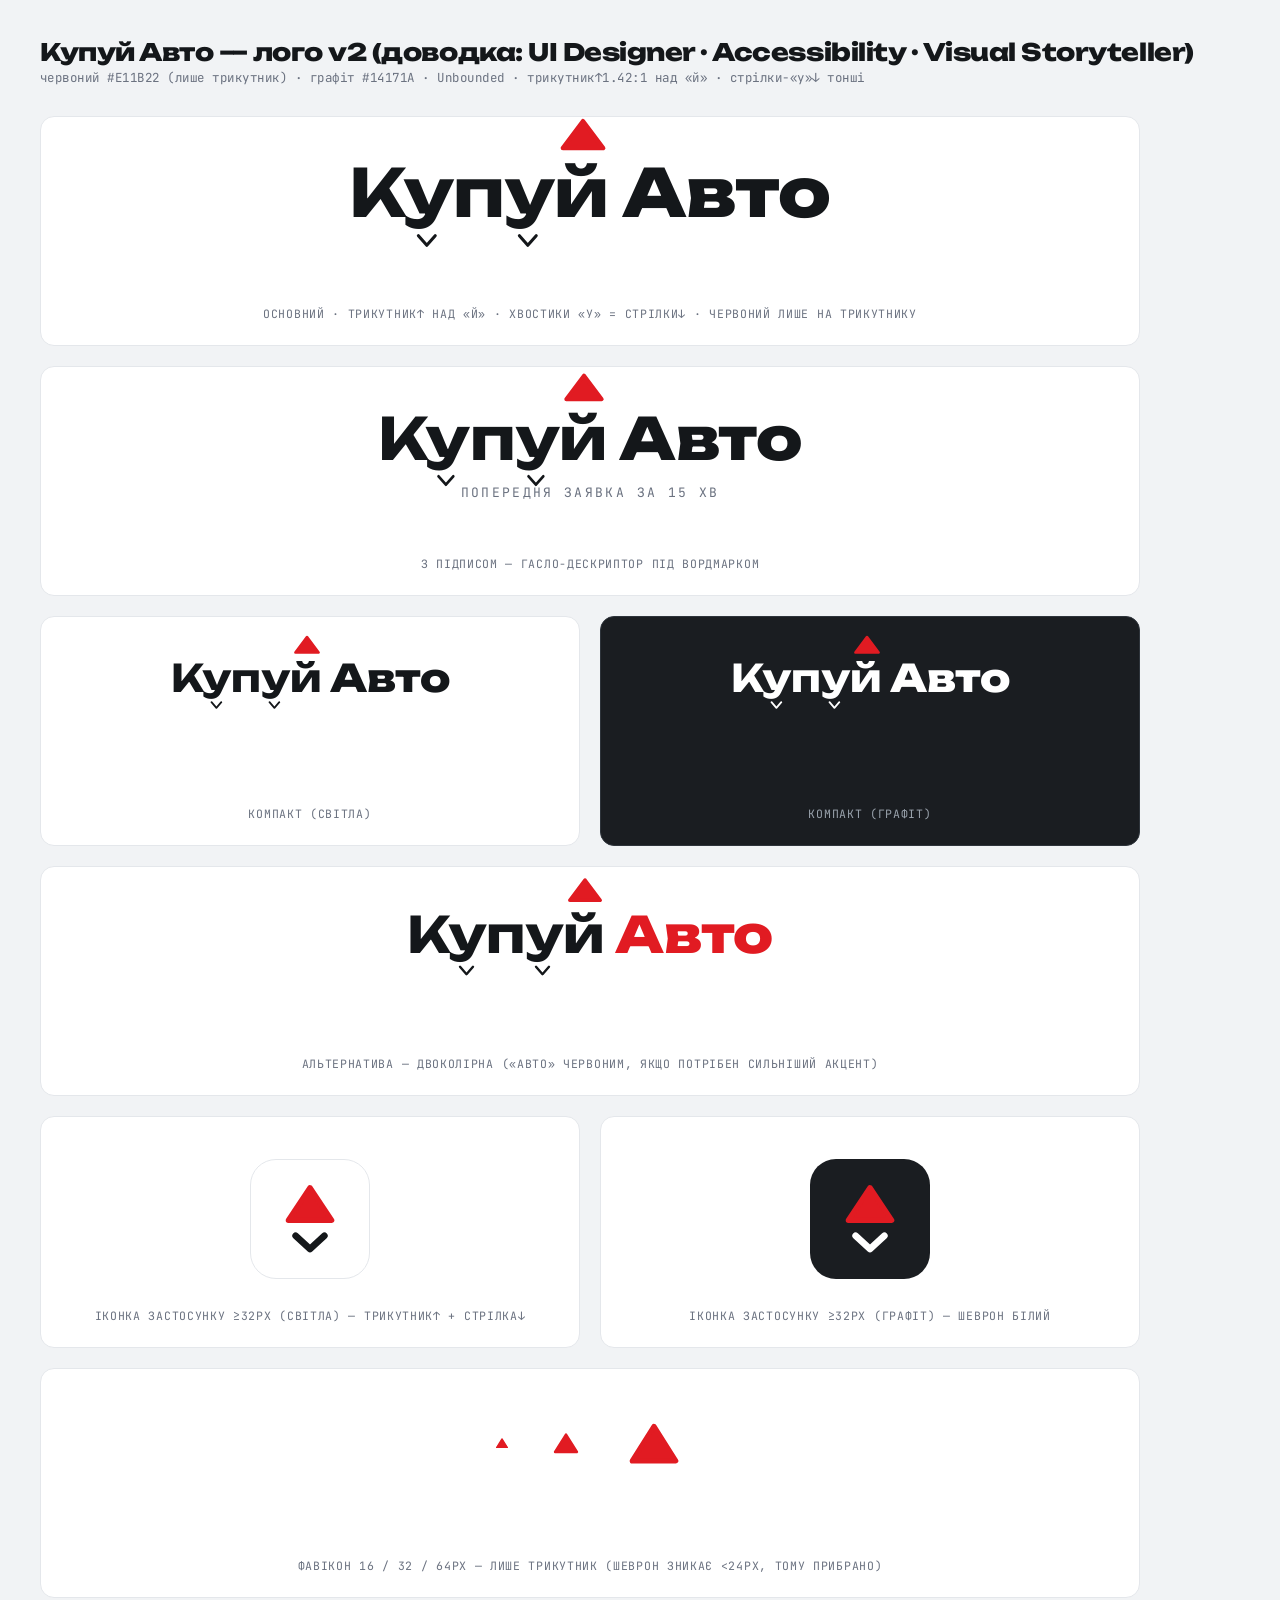
<file: concept1/index.html>
<!DOCTYPE html>
<html lang="uk">
<head>
<meta charset="UTF-8">
<meta name="viewport" content="width=device-width, initial-scale=1.0">
<title>Купуй Авто — лого за ескізом замовника (v2, експертна доводка)</title>
<link rel="stylesheet" href="../assets/tokens.css">
<style>
  /* Brand tokens applied:
     bg: var(--paper)/var(--ink-800)  text: var(--ink-900)  accent: var(--red-600)
     font: var(--font-display) Unbounded · red confined to triangle (≤15%)
     v2 fixes from UI Designer + Accessibility Auditor + Visual Storyteller */
  *{box-sizing:border-box;margin:0;padding:0}
  body{font-family:var(--font-body);background:var(--gray-100);color:var(--ink-900);padding:40px}
  h1{font-family:var(--font-display);font-weight:800;font-size:1.5rem;margin-bottom:4px}
  .sub{color:var(--gray-500);font-family:var(--font-mono);font-size:.78rem;letter-spacing:.04em;margin-bottom:28px}
  .grid{display:grid;grid-template-columns:repeat(2,1fr);gap:20px;max-width:1100px}
  .card{background:#fff;border:1px solid var(--gray-200);border-radius:var(--r-lg);padding:42px 28px 22px;
        display:flex;flex-direction:column;align-items:center;justify-content:center;min-height:230px}
  .card.dark{background:var(--ink-800);border-color:var(--ink-600)}
  .cap{margin-top:auto;padding-top:28px;font-family:var(--font-mono);font-size:.72rem;letter-spacing:.06em;
       text-transform:uppercase;color:var(--gray-500);text-align:center}
  .dark .cap{color:var(--gray-400)}
  .full{grid-column:1/-1}

  /* ---------- WORDMARK ---------- */
  .wm{font-family:var(--font-display);font-weight:700;line-height:1;
      display:inline-flex;align-items:baseline;color:var(--ink-900)}
  .dark .wm{color:#fff}
  .kupuy{letter-spacing:-.015em}            /* tighten internal gaps */
  .wm .avto{margin-left:.22em;font-weight:800;letter-spacing:-.005em}
  .wm .avto.red{color:var(--red-600)}
  .dark .wm .avto.red{color:var(--red-500)}

  /* «й» carries the triangle marker directly above it (flatter, lighter, nudged right) */
  .j{position:relative;display:inline-block}
  .j .tri{position:absolute;left:calc(50% + .03em);bottom:100%;transform:translateX(-50%);
          width:.78em;height:.55em;margin-bottom:.10em}

  /* the two «у» descenders fork into downward chevrons — thin, close, graphite */
  .u{position:relative}
  .u::after{content:"";position:absolute;left:calc(50% - .02em);top:100%;transform:translateX(-50%);
    width:.40em;height:.26em;margin-top:-.02em;
    background:no-repeat center/contain
    url("data:image/svg+xml,%3Csvg xmlns='http://www.w3.org/2000/svg' viewBox='0 0 20 14'%3E%3Cpath d='M3 3 L10 11 L17 3' fill='none' stroke='%2314171A' stroke-width='2.6' stroke-linecap='round' stroke-linejoin='round'/%3E%3C/svg%3E")}
  .dark .u::after{
    background-image:url("data:image/svg+xml,%3Csvg xmlns='http://www.w3.org/2000/svg' viewBox='0 0 20 14'%3E%3Cpath d='M3 3 L10 11 L17 3' fill='none' stroke='%23ffffff' stroke-width='2.6' stroke-linecap='round' stroke-linejoin='round'/%3E%3C/svg%3E")}

  .tag{font-family:var(--font-mono);font-size:.30em;letter-spacing:.18em;color:var(--gray-500);
       text-transform:uppercase;margin-top:1.25em}
</style>
</head>
<body>
  <h1>Купуй Авто — лого v2 (доводка: UI Designer · Accessibility · Visual Storyteller)</h1>
  <div class="sub">червоний #E11B22 (лише трикутник) · графіт #14171A · Unbounded · трикутник↑1.42:1 над «й» · стрілки-«у»↓ тонші</div>

  <div class="grid">

    <!-- 1. PRIMARY -->
    <div class="card full">
      <div class="wm" style="font-size:66px">
        <span class="kupuy">К<span class="u">у</span>п<span class="u">у</span><span class="j">й<svg class="tri" viewBox="0 0 100 70"><polygon points="50,10 89,62 11,62" fill="#E11B22" stroke="#E11B22" stroke-width="9" stroke-linejoin="round"/></svg></span></span><span class="avto">Авто</span>
      </div>
      <div class="cap">ОСНОВНИЙ · трикутник↑ над «й» · хвостики «у» = стрілки↓ · червоний лише на трикутнику</div>
    </div>

    <!-- 2. with meaning-anchor tagline (Visual Storyteller fix) -->
    <div class="card full">
      <div style="display:flex;flex-direction:column;align-items:center">
        <div class="wm" style="font-size:58px">
          <span class="kupuy">К<span class="u">у</span>п<span class="u">у</span><span class="j">й<svg class="tri" viewBox="0 0 100 70"><polygon points="50,10 89,62 11,62" fill="#E11B22" stroke="#E11B22" stroke-width="9" stroke-linejoin="round"/></svg></span></span><span class="avto">Авто</span>
        </div>
        <div class="tag" style="font-size:13px">попередня заявка за 15 хв</div>
      </div>
      <div class="cap">З ПІДПИСОМ — гасло-дескриптор під вордмарком</div>
    </div>

    <!-- 3. compact light -->
    <div class="card">
      <div class="wm" style="font-size:38px">
        <span class="kupuy">К<span class="u">у</span>п<span class="u">у</span><span class="j">й<svg class="tri" viewBox="0 0 100 70"><polygon points="50,10 89,62 11,62" fill="#E11B22" stroke="#E11B22" stroke-width="9" stroke-linejoin="round"/></svg></span></span><span class="avto">Авто</span>
      </div>
      <div class="cap">Компакт (світла)</div>
    </div>

    <!-- 4. compact dark -->
    <div class="card dark">
      <div class="wm" style="font-size:38px">
        <span class="kupuy">К<span class="u">у</span>п<span class="u">у</span><span class="j">й<svg class="tri" viewBox="0 0 100 70"><polygon points="50,10 89,62 11,62" fill="#E11B22" stroke="#E11B22" stroke-width="9" stroke-linejoin="round"/></svg></span></span><span class="avto">Авто</span>
      </div>
      <div class="cap">Компакт (графіт)</div>
    </div>

    <!-- 5. two-tone alt -->
    <div class="card full">
      <div class="wm" style="font-size:50px">
        <span class="kupuy">К<span class="u">у</span>п<span class="u">у</span><span class="j">й<svg class="tri" viewBox="0 0 100 70"><polygon points="50,10 89,62 11,62" fill="#E11B22" stroke="#E11B22" stroke-width="9" stroke-linejoin="round"/></svg></span></span><span class="avto red">Авто</span>
      </div>
      <div class="cap">Альтернатива — двоколірна («Авто» червоним, якщо потрібен сильніший акцент)</div>
    </div>

    <!-- 6. app icon (>=32px) light -->
    <div class="card">
      <div style="width:120px;height:120px;border-radius:26px;background:#fff;border:1px solid var(--gray-200);
                  display:flex;align-items:center;justify-content:center">
        <svg width="60" height="76" viewBox="0 0 100 124">
          <polygon points="50,10 86,64 14,64" fill="#E11B22" stroke="#E11B22" stroke-width="9" stroke-linejoin="round"/>
          <path d="M26 90 L50 112 L74 90" fill="none" stroke="#14171A" stroke-width="11" stroke-linecap="round" stroke-linejoin="round"/>
        </svg>
      </div>
      <div class="cap">Іконка застосунку ≥32px (світла) — трикутник↑ + стрілка↓</div>
    </div>

    <!-- 7. app icon (>=32px) dark -->
    <div class="card">
      <div style="width:120px;height:120px;border-radius:26px;background:var(--ink-800);
                  display:flex;align-items:center;justify-content:center">
        <svg width="60" height="76" viewBox="0 0 100 124">
          <polygon points="50,10 86,64 14,64" fill="#E11B22" stroke="#E11B22" stroke-width="9" stroke-linejoin="round"/>
          <path d="M26 90 L50 112 L74 90" fill="none" stroke="#ffffff" stroke-width="11" stroke-linecap="round" stroke-linejoin="round"/>
        </svg>
      </div>
      <div class="cap">Іконка застосунку ≥32px (графіт) — шеврон білий</div>
    </div>

    <!-- 8. favicon 16px = triangle only -->
    <div class="card full">
      <div style="display:flex;align-items:center;gap:40px;justify-content:center">
        <div style="width:16px;height:16px;display:flex;align-items:center;justify-content:center">
          <svg width="16" height="16" viewBox="0 0 100 100"><polygon points="50,24 84,78 16,78" fill="#E11B22" stroke="#E11B22" stroke-width="8" stroke-linejoin="round"/></svg>
        </div>
        <div style="width:32px;height:32px;display:flex;align-items:center;justify-content:center">
          <svg width="32" height="32" viewBox="0 0 100 100"><polygon points="50,24 84,78 16,78" fill="#E11B22" stroke="#E11B22" stroke-width="8" stroke-linejoin="round"/></svg>
        </div>
        <div style="width:64px;height:64px;display:flex;align-items:center;justify-content:center">
          <svg width="64" height="64" viewBox="0 0 100 100"><polygon points="50,24 84,78 16,78" fill="#E11B22" stroke="#E11B22" stroke-width="8" stroke-linejoin="round"/></svg>
        </div>
      </div>
      <div class="cap">Фавікон 16 / 32 / 64px — лише трикутник (шеврон зникає <24px, тому прибрано)</div>
    </div>

  </div>
</body>
</html>
</file>
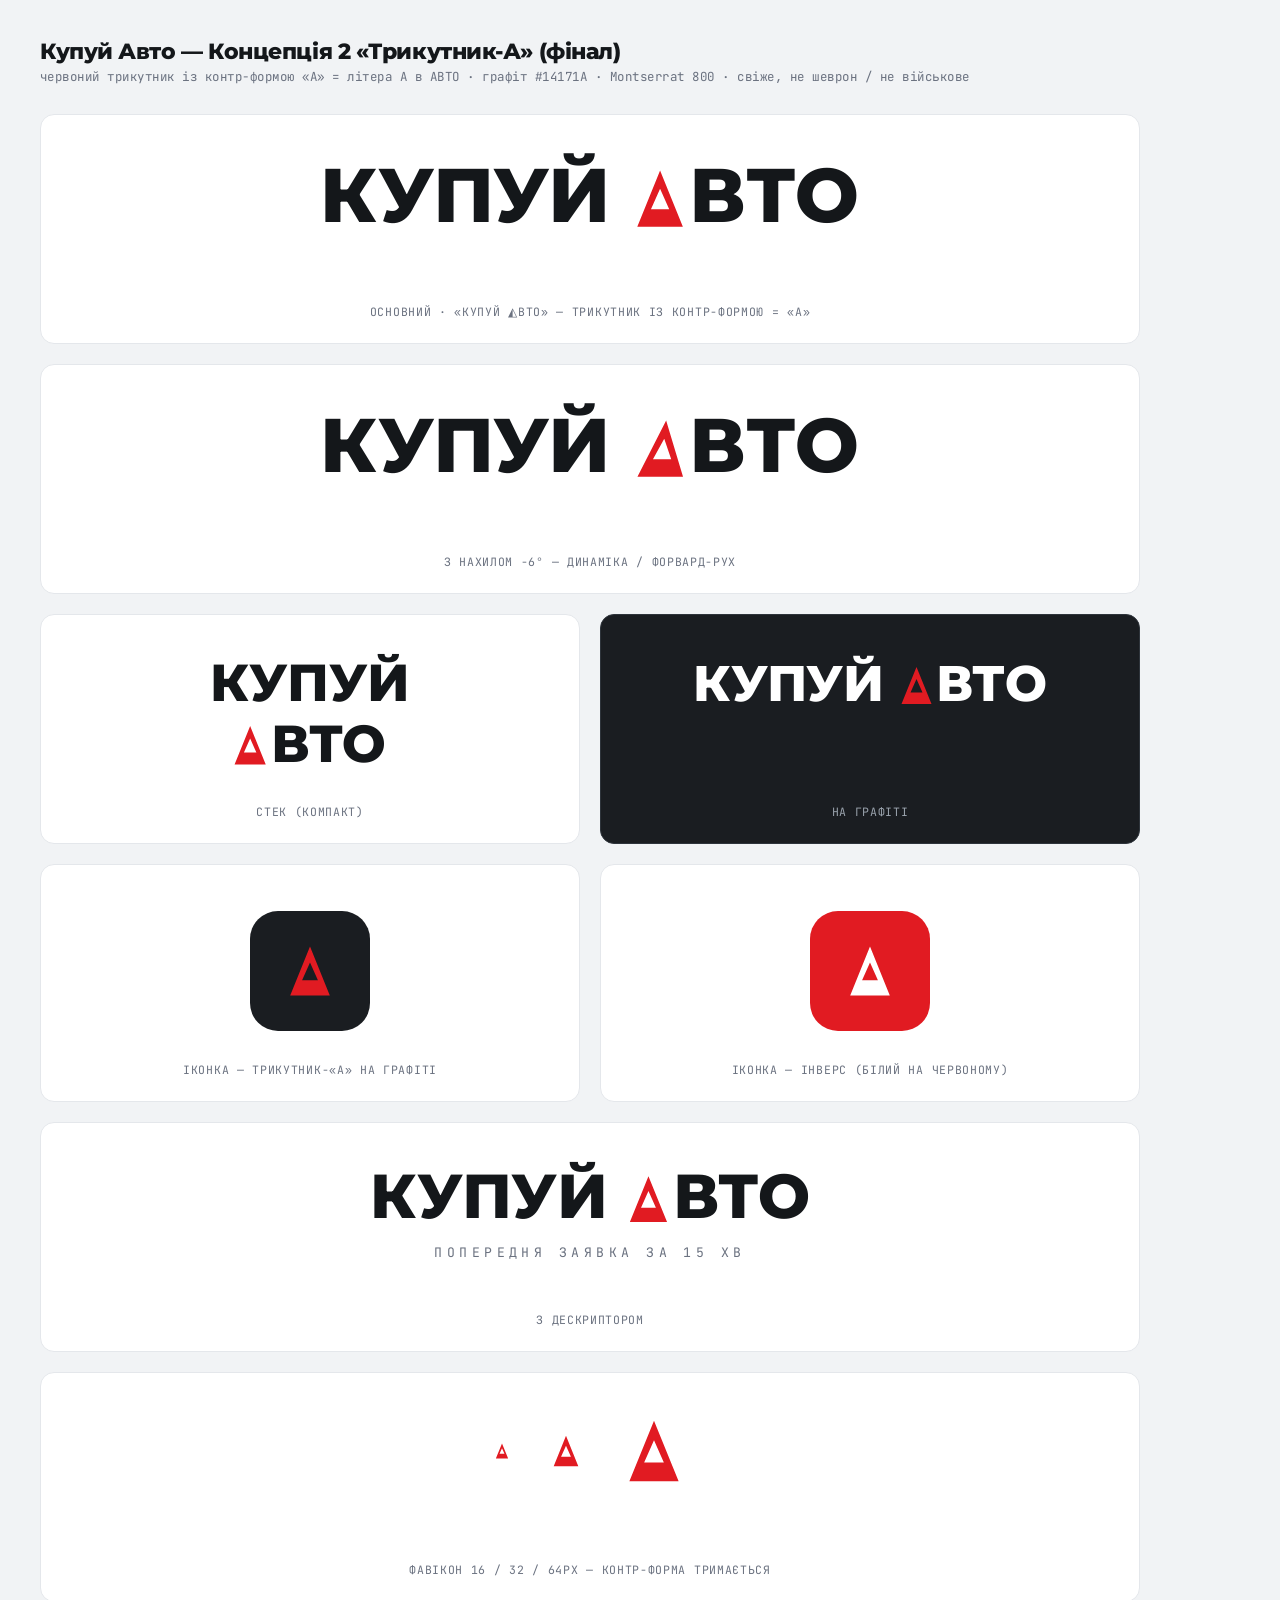
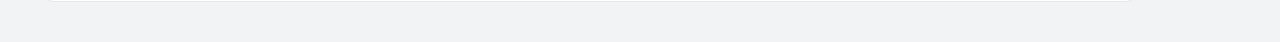
<file: concept2/index.html>
<!DOCTYPE html>
<html lang="uk">
<head>
<meta charset="UTF-8">
<meta name="viewport" content="width=device-width, initial-scale=1.0">
<title>Купуй Авто — Концепція 2 «Трикутник-А» (фінал)</title>
<link rel="stylesheet" href="../assets/tokens.css">
<link rel="preconnect" href="https://fonts.googleapis.com">
<link rel="preconnect" href="https://fonts.gstatic.com" crossorigin>
<link href="https://fonts.googleapis.com/css2?family=Montserrat:wght@600;700;800;900&display=swap&subset=cyrillic" rel="stylesheet">
<style>
  /* Brand tokens applied:
     text: var(--ink-900)/#fff  accent: var(--red-600)  font: Montserrat 800
     Concept 2 «Трикутник-А»: red triangle WITH an А-counter replaces letter «А» in АВТО. red ≤15% */
  *{box-sizing:border-box;margin:0;padding:0}
  body{font-family:var(--font-body);background:var(--gray-100);color:var(--ink-900);padding:40px}
  h1{font-family:'Montserrat',sans-serif;font-weight:800;font-size:1.4rem;margin-bottom:4px}
  .sub{color:var(--gray-500);font-family:var(--font-mono);font-size:.78rem;letter-spacing:.04em;margin-bottom:28px}
  .grid{display:grid;grid-template-columns:repeat(2,1fr);gap:20px;max-width:1100px}
  .card{background:#fff;border:1px solid var(--gray-200);border-radius:var(--r-lg);padding:46px 28px 22px;
        display:flex;flex-direction:column;align-items:center;justify-content:center;min-height:230px}
  .card.dark{background:var(--ink-800);border-color:var(--ink-600)}
  .cap{margin-top:auto;padding-top:30px;font-family:var(--font-mono);font-size:.72rem;letter-spacing:.06em;
       text-transform:uppercase;color:var(--gray-500);text-align:center}
  .dark .cap{color:var(--gray-400)}
  .full{grid-column:1/-1}

  /* ---------- WORDMARK : ТРИКУТНИК-А (з контр-формою) ---------- */
  .wm{font-family:'Montserrat',sans-serif;font-weight:800;letter-spacing:.005em;line-height:.9;
      color:var(--ink-900);display:inline-flex;align-items:baseline;white-space:nowrap}
  .dark .wm{color:#fff}
  .avto-rest{margin-left:.32em}
  .triA{display:inline-block;vertical-align:baseline;width:.66em;height:.78em;
        position:relative;top:.085em;margin-right:.06em}
  .triA path{fill:var(--red-600)}
  .lean .triA{transform:skewX(-6deg);transform-origin:bottom left}

  .stack{display:inline-flex;flex-direction:column;align-items:center;line-height:.84}
  .stack .row2{display:inline-flex;align-items:baseline}
  .stack .avto-rest{margin-left:0}

  .tag{font-family:var(--font-mono);font-size:.82rem;letter-spacing:.34em;color:var(--gray-500);
       text-transform:uppercase;margin-top:18px}
</style>
</head>
<body>
  <h1>Купуй Авто — Концепція 2 «Трикутник-А» (фінал)</h1>
  <div class="sub">червоний трикутник із контр-формою «А» = літера А в АВТО · графіт #14171A · Montserrat 800 · свіже, не шеврон / не військове</div>

  <!-- reusable defs note: triangle path = outer triangle + inner А-counter, evenodd -->
  <div class="grid">

    <!-- 1. PRIMARY -->
    <div class="card full">
      <div class="wm" style="font-size:76px">
        <span class="kupuy">КУПУЙ</span><span class="avto-rest"><svg class="triA" viewBox="0 0 66 78"><path fill-rule="evenodd" d="M33 2 L63 76 L3 76 Z M33 26 L45 53 L21 53 Z"/></svg>ВТО</span>
      </div>
      <div class="cap">ОСНОВНИЙ · «КУПУЙ ◭ВТО» — трикутник із контр-формою = «А»</div>
    </div>

    <!-- 2. leaning motion -->
    <div class="card full lean">
      <div class="wm" style="font-size:76px">
        <span class="kupuy">КУПУЙ</span><span class="avto-rest"><svg class="triA" viewBox="0 0 66 78"><path fill-rule="evenodd" d="M33 2 L63 76 L3 76 Z M33 26 L45 53 L21 53 Z"/></svg>ВТО</span>
      </div>
      <div class="cap">З НАХИЛОМ −6° — динаміка / форвард-рух</div>
    </div>

    <!-- 3. stacked compact -->
    <div class="card">
      <div class="wm" style="font-size:52px">
        <div class="stack">
          <span class="kupuy">КУПУЙ</span>
          <span class="row2"><span class="avto-rest"><svg class="triA" viewBox="0 0 66 78"><path fill-rule="evenodd" d="M33 2 L63 76 L3 76 Z M33 26 L45 53 L21 53 Z"/></svg>ВТО</span></span>
        </div>
      </div>
      <div class="cap">Стек (компакт)</div>
    </div>

    <!-- 4. dark -->
    <div class="card dark">
      <div class="wm" style="font-size:50px">
        <span class="kupuy">КУПУЙ</span><span class="avto-rest"><svg class="triA" viewBox="0 0 66 78"><path fill-rule="evenodd" d="M33 2 L63 76 L3 76 Z M33 26 L45 53 L21 53 Z"/></svg>ВТО</span>
      </div>
      <div class="cap">На графіті</div>
    </div>

    <!-- 5. app icon graphite tile -->
    <div class="card">
      <div style="width:120px;height:120px;border-radius:28px;background:var(--ink-800);
                  display:flex;align-items:center;justify-content:center">
        <svg width="66" height="66" viewBox="0 0 100 100"><g transform="translate(17,11)"><path fill-rule="evenodd" fill="#E11B22" d="M33 2 L63 76 L3 76 Z M33 26 L45 53 L21 53 Z"/></g></svg>
      </div>
      <div class="cap">Іконка — трикутник-«А» на графіті</div>
    </div>

    <!-- 6. app icon red inverse -->
    <div class="card">
      <div style="width:120px;height:120px;border-radius:28px;background:var(--red-600);
                  display:flex;align-items:center;justify-content:center">
        <svg width="66" height="66" viewBox="0 0 100 100"><g transform="translate(17,11)"><path fill-rule="evenodd" fill="#fff" d="M33 2 L63 76 L3 76 Z M33 26 L45 53 L21 53 Z"/></g></svg>
      </div>
      <div class="cap">Іконка — інверс (білий на червоному)</div>
    </div>

    <!-- 7. with descriptor -->
    <div class="card full">
      <div style="display:flex;flex-direction:column;align-items:center">
        <div class="wm" style="font-size:62px">
          <span class="kupuy">КУПУЙ</span><span class="avto-rest"><svg class="triA" viewBox="0 0 66 78"><path fill-rule="evenodd" d="M33 2 L63 76 L3 76 Z M33 26 L45 53 L21 53 Z"/></svg>ВТО</span>
        </div>
        <div class="tag">попередня заявка за 15 хв</div>
      </div>
      <div class="cap">З ДЕСКРИПТОРОМ</div>
    </div>

    <!-- 8. favicon sizes -->
    <div class="card full">
      <div style="display:flex;align-items:center;gap:40px;justify-content:center">
        <svg width="16" height="16" viewBox="0 0 66 78"><path fill-rule="evenodd" fill="#E11B22" d="M33 2 L63 76 L3 76 Z M33 26 L45 53 L21 53 Z"/></svg>
        <svg width="32" height="32" viewBox="0 0 66 78"><path fill-rule="evenodd" fill="#E11B22" d="M33 2 L63 76 L3 76 Z M33 26 L45 53 L21 53 Z"/></svg>
        <svg width="64" height="64" viewBox="0 0 66 78"><path fill-rule="evenodd" fill="#E11B22" d="M33 2 L63 76 L3 76 Z M33 26 L45 53 L21 53 Z"/></svg>
      </div>
      <div class="cap">Фавікон 16 / 32 / 64px — контр-форма тримається</div>
    </div>

  </div>
</body>
</html>
</file>
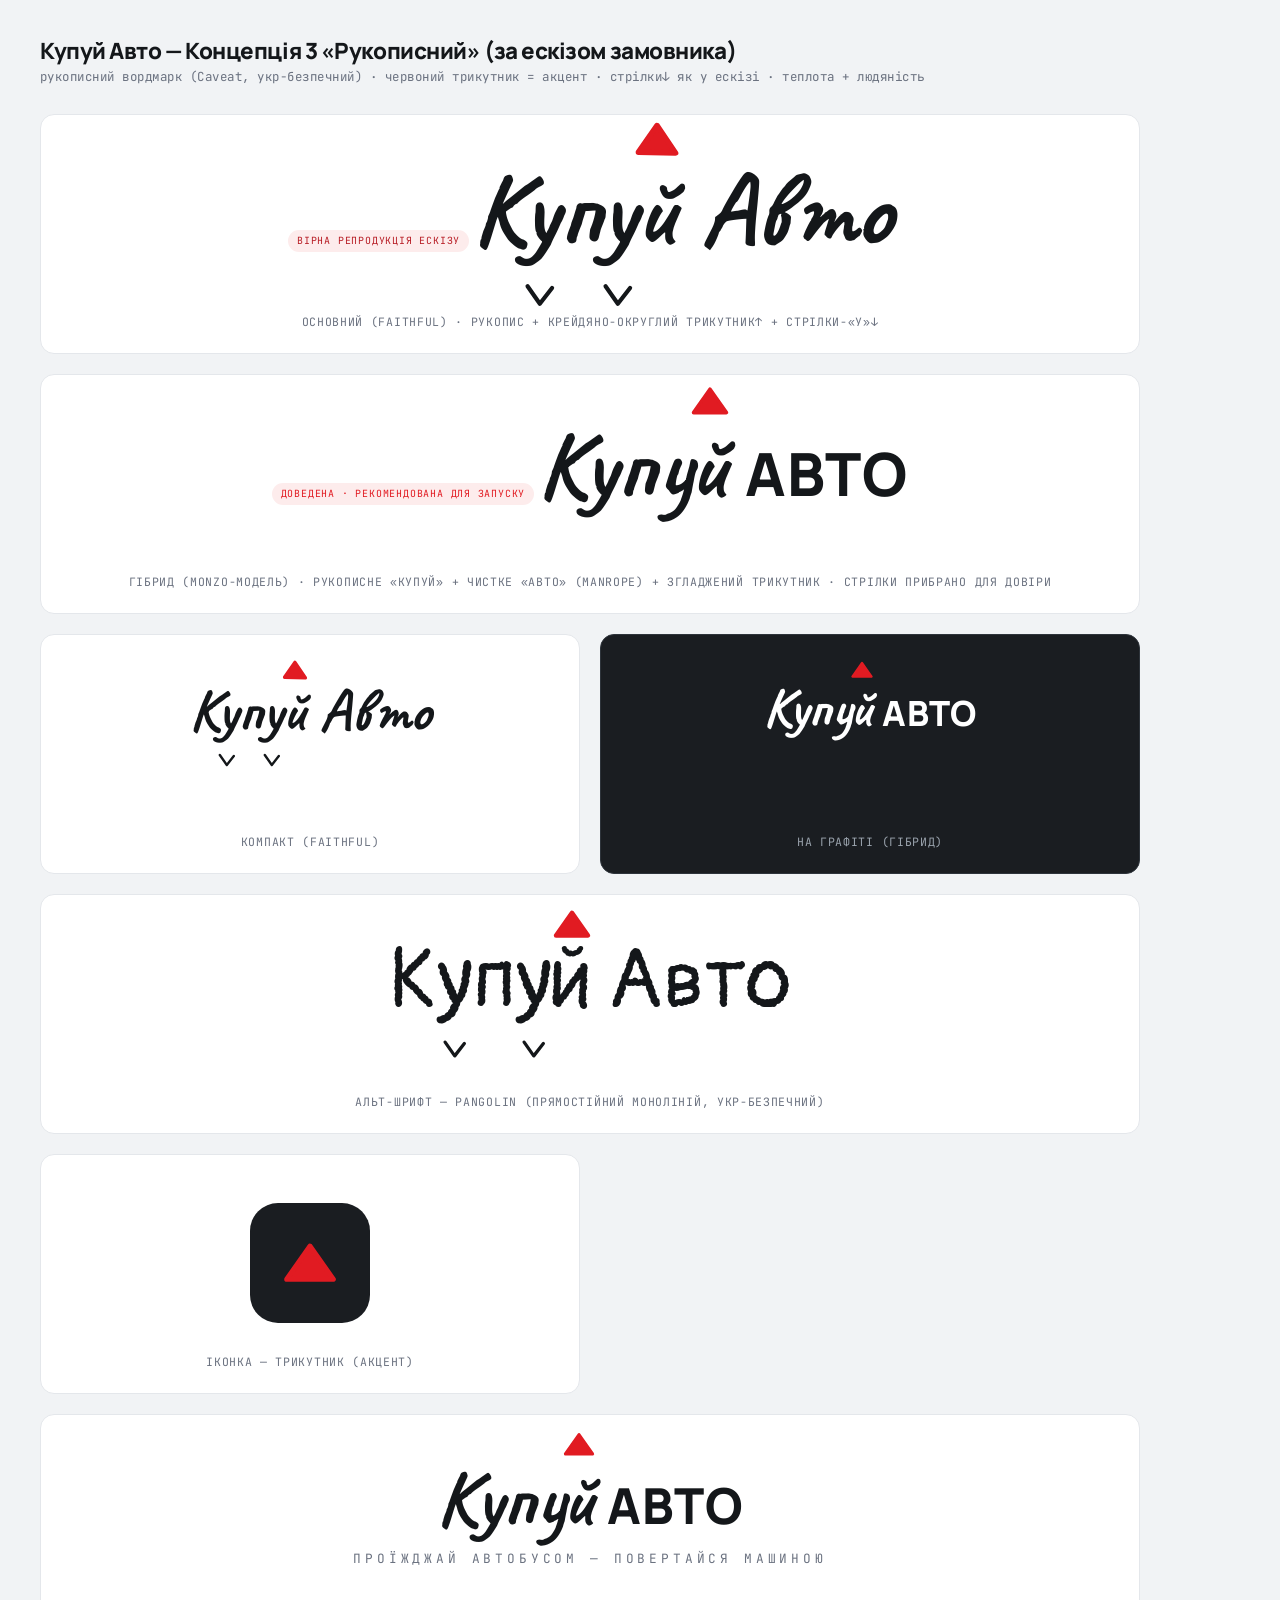
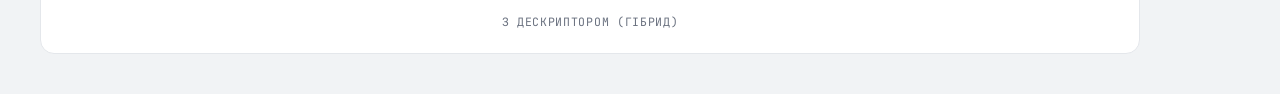
<file: concept3/index.html>
<!DOCTYPE html>
<html lang="uk">
<head>
<meta charset="UTF-8">
<meta name="viewport" content="width=device-width, initial-scale=1.0">
<title>Купуй Авто — Концепція 3 «Рукописний» (за ескізом)</title>
<link rel="stylesheet" href="../assets/tokens.css">
<link rel="preconnect" href="https://fonts.googleapis.com">
<link rel="preconnect" href="https://fonts.gstatic.com" crossorigin>
<link href="https://fonts.googleapis.com/css2?family=Caveat:wght@500;600;700&family=Pangolin&family=Manrope:wght@700;800&display=swap" rel="stylesheet">
<style>
  /* Brand tokens applied:
     text: var(--ink-900)/#fff  accent: var(--red-600) (triangle only ~10%)
     Concept 3 «Рукописний»: faithful to client's hand-drawn sketch. Caveat (UA-safe handwriting) */
  *{box-sizing:border-box;margin:0;padding:0}
  body{font-family:var(--font-body);background:var(--gray-100);color:var(--ink-900);padding:40px}
  h1{font-family:'Manrope',sans-serif;font-weight:800;font-size:1.4rem;margin-bottom:4px}
  .sub{color:var(--gray-500);font-family:var(--font-mono);font-size:.78rem;letter-spacing:.04em;margin-bottom:28px}
  .grid{display:grid;grid-template-columns:repeat(2,1fr);gap:20px;max-width:1100px}
  .card{background:#fff;border:1px solid var(--gray-200);border-radius:var(--r-lg);padding:48px 28px 22px;
        display:flex;flex-direction:column;align-items:center;justify-content:center;min-height:240px}
  .card.dark{background:var(--ink-800);border-color:var(--ink-600)}
  .cap{margin-top:auto;padding-top:30px;font-family:var(--font-mono);font-size:.72rem;letter-spacing:.06em;
       text-transform:uppercase;color:var(--gray-500);text-align:center}
  .badge{display:inline-block;font-family:var(--font-mono);font-size:.62rem;letter-spacing:.08em;
         padding:3px 9px;border-radius:999px;margin-bottom:10px;text-transform:uppercase}
  .b-faith{background:var(--red-050);color:var(--red-700)}
  .b-reco{background:var(--red-050);color:var(--red-600)}
  .dark .cap{color:var(--gray-400)}
  .full{grid-column:1/-1}

  /* ---------- HANDWRITTEN WORDMARK ---------- */
  .wm{font-family:'Caveat',cursive;font-weight:700;line-height:.9;color:var(--ink-900);
      display:inline-flex;align-items:baseline;white-space:nowrap}
  .dark .wm{color:#fff}
  .wm.pangolin{font-family:'Pangolin',cursive;font-weight:400}
  .avto{margin-left:.20em}

  /* triangle marker above «й» (faithful = slightly irregular/rounded; refined = crisp) */
  .j{position:relative;display:inline-block}
  .j .tri{position:absolute;left:50%;bottom:100%;transform:translateX(-50%);
          width:.62em;height:.46em;margin-bottom:.0em}

  /* the two «у» get downward hand-drawn arrows (faithful only) */
  .u{position:relative}
  .arrows .u::after{content:"";position:absolute;left:50%;top:100%;transform:translateX(-50%);
    width:.34em;height:.30em;margin-top:.04em;
    background:no-repeat center/contain
    url("data:image/svg+xml,%3Csvg xmlns='http://www.w3.org/2000/svg' viewBox='0 0 20 16'%3E%3Cpath d='M3 3 L10 13 L17 4' fill='none' stroke='%2314171A' stroke-width='2.4' stroke-linecap='round' stroke-linejoin='round'/%3E%3C/svg%3E")}
  .dark.arrows .u::after, .dark .arrows .u::after{
    background-image:url("data:image/svg+xml,%3Csvg xmlns='http://www.w3.org/2000/svg' viewBox='0 0 20 16'%3E%3Cpath d='M3 3 L10 13 L17 4' fill='none' stroke='%23ffffff' stroke-width='2.4' stroke-linecap='round' stroke-linejoin='round'/%3E%3C/svg%3E")}

  /* refined: «АВТО» in clean geometric sans */
  .avto-sans{font-family:'Manrope',sans-serif;font-weight:800;font-size:.62em;letter-spacing:.02em;
             margin-left:.24em;position:relative;top:-.02em}
  .tag{font-family:var(--font-mono);font-size:.8rem;letter-spacing:.30em;color:var(--gray-500);
       text-transform:uppercase;margin-top:14px}
</style>
</head>
<body>
  <h1>Купуй Авто — Концепція 3 «Рукописний» (за ескізом замовника)</h1>
  <div class="sub">рукописний вордмарк (Caveat, укр-безпечний) · червоний трикутник = акцент · стрілки↓ як у ескізі · теплота + людяність</div>

  <div class="grid">

    <!-- 1. FAITHFUL primary -->
    <div class="card full arrows">
      <div style="text-align:center">
        <span class="badge b-faith">Вірна репродукція ескізу</span>
        <div class="wm" style="font-size:104px">
          <span class="kupuy">К<span class="u">у</span>п<span class="u">у</span><span class="j">й<svg class="tri" viewBox="0 0 100 76"><polygon points="50,8 92,70 8,68" fill="#E11B22" stroke="#E11B22" stroke-width="13" stroke-linejoin="round"/></svg></span></span><span class="avto">Авто</span>
        </div>
      </div>
      <div class="cap">ОСНОВНИЙ (faithful) · рукопис + крейдяно-округлий трикутник↑ + стрілки-«у»↓</div>
    </div>

    <!-- 2. REFINED recommended -->
    <div class="card full">
      <div style="text-align:center">
        <span class="badge b-reco">Доведена · рекомендована для запуску</span>
        <div class="wm" style="font-size:96px">
          <span class="kupuy">Купу<span class="j">й<svg class="tri" viewBox="0 0 100 72"><polygon points="50,7 90,64 10,64" fill="#E11B22" stroke="#E11B22" stroke-width="9" stroke-linejoin="round"/></svg></span></span><span class="avto-sans">АВТО</span>
        </div>
      </div>
      <div class="cap">ГІБРИД (Monzo-модель) · рукописне «Купуй» + чистке «АВТО» (Manrope) + згладжений трикутник · стрілки прибрано для довіри</div>
    </div>

    <!-- 3. compact light faithful -->
    <div class="card arrows">
      <div class="wm" style="font-size:60px">
        <span class="kupuy">К<span class="u">у</span>п<span class="u">у</span><span class="j">й<svg class="tri" viewBox="0 0 100 76"><polygon points="50,8 92,70 8,68" fill="#E11B22" stroke="#E11B22" stroke-width="13" stroke-linejoin="round"/></svg></span></span><span class="avto">Авто</span>
      </div>
      <div class="cap">Компакт (faithful)</div>
    </div>

    <!-- 4. dark refined -->
    <div class="card dark">
      <div class="wm" style="font-size:56px">
        <span class="kupuy">Купу<span class="j">й<svg class="tri" viewBox="0 0 100 72"><polygon points="50,7 90,64 10,64" fill="#E11B22" stroke="#E11B22" stroke-width="9" stroke-linejoin="round"/></svg></span></span><span class="avto-sans">АВТО</span>
      </div>
      <div class="cap">На графіті (гібрид)</div>
    </div>

    <!-- 5. Pangolin alt -->
    <div class="card full arrows pangolin-card">
      <div class="wm pangolin" style="font-size:84px">
        <span class="kupuy">К<span class="u">у</span>п<span class="u">у</span><span class="j">й<svg class="tri" viewBox="0 0 100 72"><polygon points="50,7 90,64 10,64" fill="#E11B22" stroke="#E11B22" stroke-width="11" stroke-linejoin="round"/></svg></span></span><span class="avto">Авто</span>
      </div>
      <div class="cap">Альт-шрифт — Pangolin (прямостійний моноліній, укр-безпечний)</div>
    </div>

    <!-- 6. app icon -->
    <div class="card">
      <div style="width:120px;height:120px;border-radius:28px;background:var(--ink-800);
                  display:flex;align-items:center;justify-content:center">
        <svg width="58" height="46" viewBox="0 0 100 72"><polygon points="50,7 90,64 10,64" fill="#E11B22" stroke="#E11B22" stroke-width="9" stroke-linejoin="round"/></svg>
      </div>
      <div class="cap">Іконка — трикутник (акцент)</div>
    </div>

    <!-- 7. with tagline -->
    <div class="card full">
      <div style="display:flex;flex-direction:column;align-items:center">
        <div class="wm" style="font-size:80px">
          <span class="kupuy">Купу<span class="j">й<svg class="tri" viewBox="0 0 100 72"><polygon points="50,7 90,64 10,64" fill="#E11B22" stroke="#E11B22" stroke-width="9" stroke-linejoin="round"/></svg></span></span><span class="avto-sans">АВТО</span>
        </div>
        <div class="tag">проїжджай автобусом — повертайся машиною</div>
      </div>
      <div class="cap">З ДЕСКРИПТОРОМ (гібрид)</div>
    </div>

  </div>
</body>
</html>
</file>
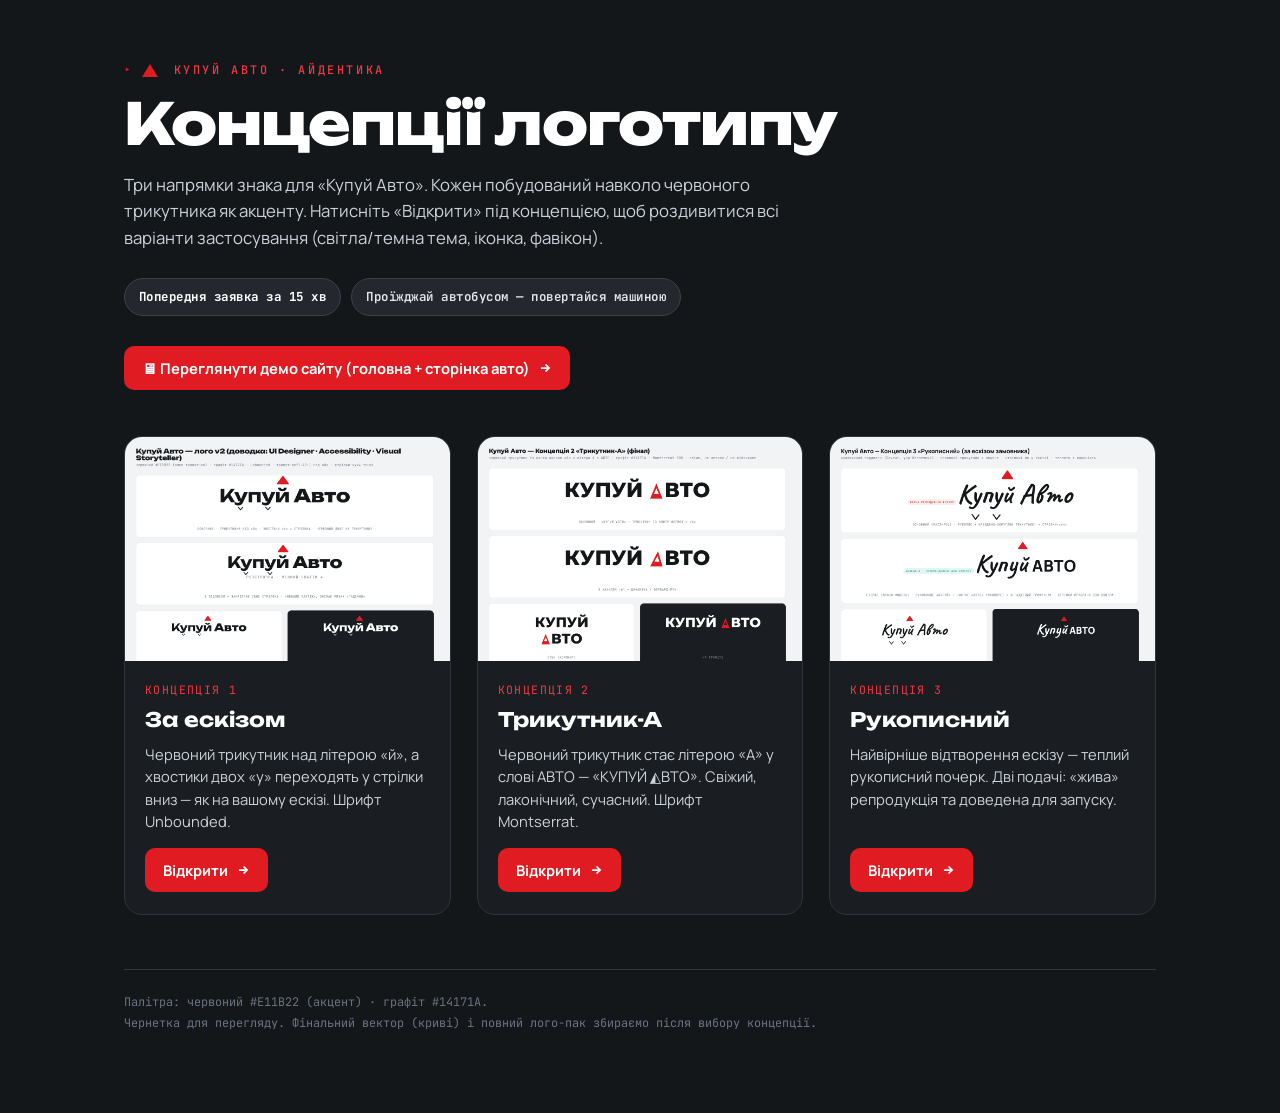
<file: concepts.html>
<!DOCTYPE html>
<html lang="uk">
<head>
<meta charset="UTF-8">
<meta name="viewport" content="width=device-width, initial-scale=1.0">
<title>Купуй Авто — концепції логотипу</title>
<link rel="stylesheet" href="assets/tokens.css">
<link rel="preconnect" href="https://fonts.googleapis.com">
<link rel="preconnect" href="https://fonts.gstatic.com" crossorigin>
<link href="https://fonts.googleapis.com/css2?family=Caveat:wght@700&family=Montserrat:wght@700;800&display=swap&subset=cyrillic" rel="stylesheet">
<style>
  *{box-sizing:border-box;margin:0;padding:0}
  body{font-family:var(--font-body);background:var(--ink-900);color:#fff;-webkit-font-smoothing:antialiased}
  .wrap{max-width:1080px;margin:0 auto;padding:56px 24px 80px}
  .eyebrow{font-family:var(--font-mono);font-size:.74rem;letter-spacing:.22em;text-transform:uppercase;color:var(--red-500)}
  h1{font-family:var(--font-display);font-weight:800;font-size:clamp(2.2rem,6vw,3.6rem);line-height:1.02;margin:14px 0 18px}
  .lead{color:var(--gray-300);font-size:1.05rem;max-width:680px;line-height:1.6}
  .slogans{display:flex;flex-wrap:wrap;gap:10px;margin:26px 0 8px}
  .chip{font-family:var(--font-mono);font-size:.78rem;letter-spacing:.04em;padding:8px 14px;border-radius:999px;
        background:var(--ink-700);border:1px solid var(--ink-500);color:var(--gray-200)}
  .chip b{color:#fff}
  .grid{display:grid;grid-template-columns:1fr;gap:26px;margin-top:46px}
  @media(min-width:760px){.grid{grid-template-columns:1fr 1fr 1fr}}
  .card{background:var(--ink-800);border:1px solid var(--ink-600);border-radius:18px;overflow:hidden;
        display:flex;flex-direction:column;transition:transform .25s var(--ease,ease),border-color .25s}
  .card:hover{transform:translateY(-4px);border-color:var(--red-600)}
  .shot{background:#fff;aspect-ratio:16/11;overflow:hidden;display:flex;align-items:flex-start;justify-content:center}
  .shot img{width:100%;height:auto;display:block}
  .body{padding:20px 20px 22px;display:flex;flex-direction:column;flex:1}
  .num{font-family:var(--font-mono);font-size:.72rem;letter-spacing:.12em;color:var(--red-500);text-transform:uppercase}
  .ctitle{font-family:var(--font-display);font-weight:700;font-size:1.25rem;margin:6px 0 8px}
  .cdesc{color:var(--gray-300);font-size:.92rem;line-height:1.5;flex:1}
  .open{margin-top:16px;display:inline-flex;align-items:center;gap:8px;align-self:flex-start;
        background:var(--red-600);color:#fff;text-decoration:none;font-weight:700;font-size:.92rem;
        padding:11px 18px;border-radius:10px;transition:background .2s}
  .open:hover{background:var(--red-700)}
  .open svg{width:14px;height:14px}
  .foot{margin-top:54px;color:var(--gray-500);font-family:var(--font-mono);font-size:.74rem;line-height:1.7;border-top:1px solid var(--ink-600);padding-top:22px}
  .tri-badge{display:inline-block;width:0;height:0;border-left:8px solid transparent;border-right:8px solid transparent;
             border-bottom:13px solid var(--red-600);vertical-align:middle;margin-right:8px}
</style>
</head>
<body>
  <div class="wrap">
    <div class="eyebrow"><span class="tri-badge"></span>Купуй Авто · айдентика</div>
    <h1>Концепції логотипу</h1>
    <p class="lead">Три напрямки знака для «Купуй Авто». Кожен побудований навколо червоного трикутника як акценту. Натисніть «Відкрити» під концепцією, щоб роздивитися всі варіанти застосування (світла/темна тема, іконка, фавікон).</p>

    <div class="slogans">
      <span class="chip"><b>Попередня заявка за 15 хв</b></span>
      <span class="chip">Проїжджай автобусом — повертайся машиною</span>
    </div>

    <a class="open" href="demo/home.html" style="margin-top:22px;">🖥 Переглянути демо сайту (головна + сторінка авто) <svg viewBox="0 0 24 24" fill="none" stroke="currentColor" stroke-width="3"><path d="M5 12h14M13 6l6 6-6 6"/></svg></a>

    <div class="grid">

      <div class="card">
        <a class="shot" href="concept1/index.html"><img src="concept1/preview.png" alt="Концепція 1"></a>
        <div class="body">
          <div class="num">Концепція 1</div>
          <div class="ctitle">За ескізом</div>
          <div class="cdesc">Червоний трикутник над літерою «й», а хвостики двох «у» переходять у стрілки вниз — як на вашому ескізі. Шрифт Unbounded.</div>
          <a class="open" href="concept1/index.html">Відкрити <svg viewBox="0 0 24 24" fill="none" stroke="currentColor" stroke-width="3"><path d="M5 12h14M13 6l6 6-6 6"/></svg></a>
        </div>
      </div>

      <div class="card">
        <a class="shot" href="concept2/index.html"><img src="concept2/preview.png" alt="Концепція 2"></a>
        <div class="body">
          <div class="num">Концепція 2</div>
          <div class="ctitle">Трикутник-А</div>
          <div class="cdesc">Червоний трикутник стає літерою «А» у слові АВТО — «КУПУЙ ◭ВТО». Свіжий, лаконічний, сучасний. Шрифт Montserrat.</div>
          <a class="open" href="concept2/index.html">Відкрити <svg viewBox="0 0 24 24" fill="none" stroke="currentColor" stroke-width="3"><path d="M5 12h14M13 6l6 6-6 6"/></svg></a>
        </div>
      </div>

      <div class="card">
        <a class="shot" href="concept3/index.html"><img src="concept3/preview.png" alt="Концепція 3"></a>
        <div class="body">
          <div class="num">Концепція 3</div>
          <div class="ctitle">Рукописний</div>
          <div class="cdesc">Найвірніше відтворення ескізу — теплий рукописний почерк. Дві подачі: «жива» репродукція та доведена для запуску.</div>
          <a class="open" href="concept3/index.html">Відкрити <svg viewBox="0 0 24 24" fill="none" stroke="currentColor" stroke-width="3"><path d="M5 12h14M13 6l6 6-6 6"/></svg></a>
        </div>
      </div>

    </div>

    <div class="foot">
      Палітра: червоний #E11B22 (акцент) · графіт #14171A.<br>
      Чернетка для перегляду. Фінальний вектор (криві) і повний лого-пак збираємо після вибору концепції.
    </div>
  </div>
</body>
</html>
</file>
<file: assets/tokens.css>
/* ============================================================
   КУПУЙ АВТО — Design Tokens
   Aesthetic: Industrial velocity. Graphite base, red chevron accent.
   ============================================================ */

/* Fonts: Unbounded (display, UA), Manrope (body), JetBrains Mono (data) */
@import url('https://fonts.googleapis.com/css2?family=Unbounded:wght@400;600;700;800;900&family=Manrope:wght@400;500;600;700;800&family=JetBrains+Mono:wght@400;500;700&display=swap');

:root {
  /* ---- Color: brand red (accent + CTA only, ≤15% area) ---- */
  --red-500: #F23842;   /* bright highlight */
  --red-600: #E11B22;   /* PRIMARY brand / CTA */
  --red-700: #B71C24;   /* hover / pressed */
  --red-050: #FDECEC;   /* tint backgrounds */

  /* ---- Color: neutrals (dominant 80%+) ---- */
  --ink-900: #14171A;   /* near-black */
  --ink-800: #1A1D21;   /* graphite — primary dark surface */
  --ink-700: #24282E;
  --ink-600: #2E343B;   /* raised dark surface */
  --ink-500: #3A424B;   /* borders on dark */

  --gray-600: #4B5563;
  --gray-500: #6B7280;  /* secondary text */
  --gray-400: #9AA3AD;
  --gray-300: #CBD2D9;
  --gray-200: #E4E7EB;  /* hairlines */
  --gray-100: #F1F3F5;
  --paper:    #FAFAFA;  /* light base */
  --white:    #FFFFFF;

  /* ---- Color: trust / status ---- */
  /* accent — ТІЛЬКИ червоний; бірюзовий прибрано за вимогою бренду */
  --amber-500:#E8A317;  /* warning / attention */

  /* ---- Semantic ---- */
  --bg:          var(--paper);
  --bg-dark:     var(--ink-800);
  --surface:     var(--white);
  --text:        var(--ink-900);
  --text-muted:  var(--gray-500);
  --text-invert: var(--paper);
  --hairline:    var(--gray-200);
  --accent:      var(--red-600);

  /* ---- Type ---- */
  --font-display: 'Unbounded', system-ui, sans-serif;
  --font-body: 'Manrope', system-ui, sans-serif;
  --font-mono: 'JetBrains Mono', ui-monospace, monospace;

  /* fluid type scale */
  --t-hero:   clamp(2.6rem, 6vw, 5.5rem);
  --t-h1:     clamp(2rem, 4vw, 3.5rem);
  --t-h2:     clamp(1.6rem, 3vw, 2.4rem);
  --t-h3:     clamp(1.25rem, 2vw, 1.6rem);
  --t-lead:   clamp(1.05rem, 1.6vw, 1.3rem);
  --t-body:   1rem;
  --t-sm:     0.875rem;
  --t-xs:     0.75rem;

  /* ---- Spacing (8pt) ---- */
  --s-1: 0.25rem;  --s-2: 0.5rem;  --s-3: 0.75rem; --s-4: 1rem;
  --s-5: 1.5rem;   --s-6: 2rem;    --s-8: 3rem;    --s-10: 4rem;
  --s-12: 6rem;    --s-16: 8rem;

  /* ---- Radius (sharp / industrial) ---- */
  --r-xs: 2px; --r-sm: 4px; --r-md: 8px; --r-lg: 14px; --r-pill: 999px;

  /* ---- Elevation ---- */
  --sh-sm: 0 1px 2px rgba(20,23,26,.08);
  --sh-md: 0 6px 20px rgba(20,23,26,.10);
  --sh-lg: 0 18px 50px rgba(20,23,26,.18);
  --sh-red: 0 10px 30px rgba(225,27,34,.30);

  /* ---- Motion ---- */
  --ease: cubic-bezier(.22,.61,.36,1);
  --ease-out: cubic-bezier(.16,1,.3,1);
  --dur: .45s;

  /* ---- Layout ---- */
  --maxw: 1200px;
  --gutter: clamp(1rem, 4vw, 3rem);

  /* chevron geometry (the brand motif) */
  --chev: 18px;  /* depth of chevron clip */
}

/* ============================================================
   RESET / BASE
   ============================================================ */
*, *::before, *::after { box-sizing: border-box; }
* { margin: 0; }
html { scroll-behavior: smooth; -webkit-text-size-adjust: 100%; }
body {
  font-family: var(--font-body);
  font-size: var(--t-body);
  line-height: 1.55;
  color: var(--text);
  background: var(--bg);
  -webkit-font-smoothing: antialiased;
  text-rendering: optimizeLegibility;
}
img, svg, video { display: block; max-width: 100%; }
a { color: inherit; text-decoration: none; }
button { font: inherit; cursor: pointer; border: 0; background: none; }
h1,h2,h3,h4 { font-family: var(--font-display); line-height: 1.02; letter-spacing: -.02em; font-weight: 800; }
::selection { background: var(--red-600); color: #fff; }

/* ============================================================
   LAYOUT HELPERS
   ============================================================ */
.wrap { max-width: var(--maxw); margin-inline: auto; padding-inline: var(--gutter); }
.section { padding-block: clamp(3.5rem, 8vw, 7rem); }
.stack > * + * { margin-top: var(--s-4); }
.eyebrow {
  font-family: var(--font-mono); font-size: var(--t-xs); font-weight: 500;
  letter-spacing: .22em; text-transform: uppercase; color: var(--red-600);
  display: inline-flex; align-items: center; gap: .5rem;
}
.eyebrow::before { content: "▸"; color: var(--red-600); }

/* ============================================================
   THE CHEVRON MOTIF (brand DNA — reusable)
   ============================================================ */
/* diagonal-cut top edge */
.clip-chev-top { clip-path: polygon(0 var(--chev), 50% 0, 100% var(--chev), 100% 100%, 0 100%); }
/* diagonal-cut bottom edge — like a road vanishing */
.clip-chev-bottom { clip-path: polygon(0 0, 100% 0, 100% calc(100% - var(--chev)), 50% 100%, 0 calc(100% - var(--chev))); }
/* left red accent slash */
.chev-rule { position: relative; padding-left: 1.25rem; }
.chev-rule::before {
  content: ""; position: absolute; left: 0; top: .15em; bottom: .15em; width: 6px;
  background: var(--red-600);
  clip-path: polygon(0 0, 100% 12%, 100% 88%, 0 100%);
}
/* repeating chevron divider strip */
.chev-strip {
  height: 10px;
  background: repeating-linear-gradient(115deg,
    var(--red-600) 0 14px, transparent 14px 28px);
  opacity: .9;
}

/* ============================================================
   BUTTONS
   ============================================================ */
.btn {
  --pad-y: .9rem; --pad-x: 1.5rem;
  display: inline-flex; align-items: center; justify-content: center; gap: .6rem;
  padding: var(--pad-y) var(--pad-x);
  font-family: var(--font-body); font-weight: 700; font-size: var(--t-body);
  letter-spacing: -.01em; border-radius: var(--r-sm);
  transition: transform .15s var(--ease), background var(--dur) var(--ease), box-shadow var(--dur) var(--ease);
  position: relative; white-space: nowrap;
}
.btn:active { transform: translateY(1px); }
.btn-primary {
  background: var(--red-600); color: #fff; box-shadow: var(--sh-red);
  clip-path: polygon(0 0, 100% 0, 100% 100%, 10px 100%, 0 calc(100% - 10px));
}
.btn-primary:hover { background: var(--red-700); transform: translateY(-2px); }
.btn-ghost {
  background: transparent; color: var(--text); border: 1.5px solid var(--gray-300);
}
.btn-ghost:hover { border-color: var(--ink-900); }
.btn-dark { background: var(--ink-900); color: #fff; }
.btn-dark:hover { background: var(--ink-700); }
.btn-lg { --pad-y: 1.1rem; --pad-x: 2rem; font-size: var(--t-lead); }
.btn-block { display: flex; width: 100%; }

/* ============================================================
   CHIPS / BADGES / PILLS
   ============================================================ */
.chip {
  display: inline-flex; align-items: center; gap: .4rem;
  font-size: var(--t-xs); font-weight: 600; letter-spacing: .02em;
  padding: .35rem .7rem; border-radius: var(--r-pill);
  background: var(--gray-100); color: var(--gray-600);
}
.chip-red { background: var(--red-050); color: var(--red-700); }
.chip-ok { background: rgba(128,128,128,.14); color: inherit; border: 1px solid rgba(128,128,128,.30); }
.badge-mono { font-family: var(--font-mono); font-weight: 500; }

/* ============================================================
   CARDS
   ============================================================ */
.card {
  background: var(--surface); border: 1px solid var(--hairline);
  border-radius: var(--r-md); overflow: hidden;
  transition: transform var(--dur) var(--ease-out), box-shadow var(--dur) var(--ease-out), border-color var(--dur);
}
.card:hover { transform: translateY(-4px); box-shadow: var(--sh-lg); border-color: transparent; }

/* utility */
.mono { font-family: var(--font-mono); }
.muted { color: var(--text-muted); }
.center { text-align: center; }
.grid { display: grid; gap: var(--s-5); }
.flex { display: flex; }
.between { justify-content: space-between; }
.items-center { align-items: center; }
.gap-2 { gap: .5rem; } .gap-3 { gap: .75rem; } .gap-4 { gap: 1rem; }

/* reveal-on-load (staggered) */
@keyframes rise { from { opacity: 0; transform: translateY(18px); } to { opacity: 1; transform: none; } }
.rise { animation: rise .7s var(--ease-out) both; }

@media (prefers-reduced-motion: reduce) {
  * { animation: none !important; transition: none !important; scroll-behavior: auto; }
}
</file>
